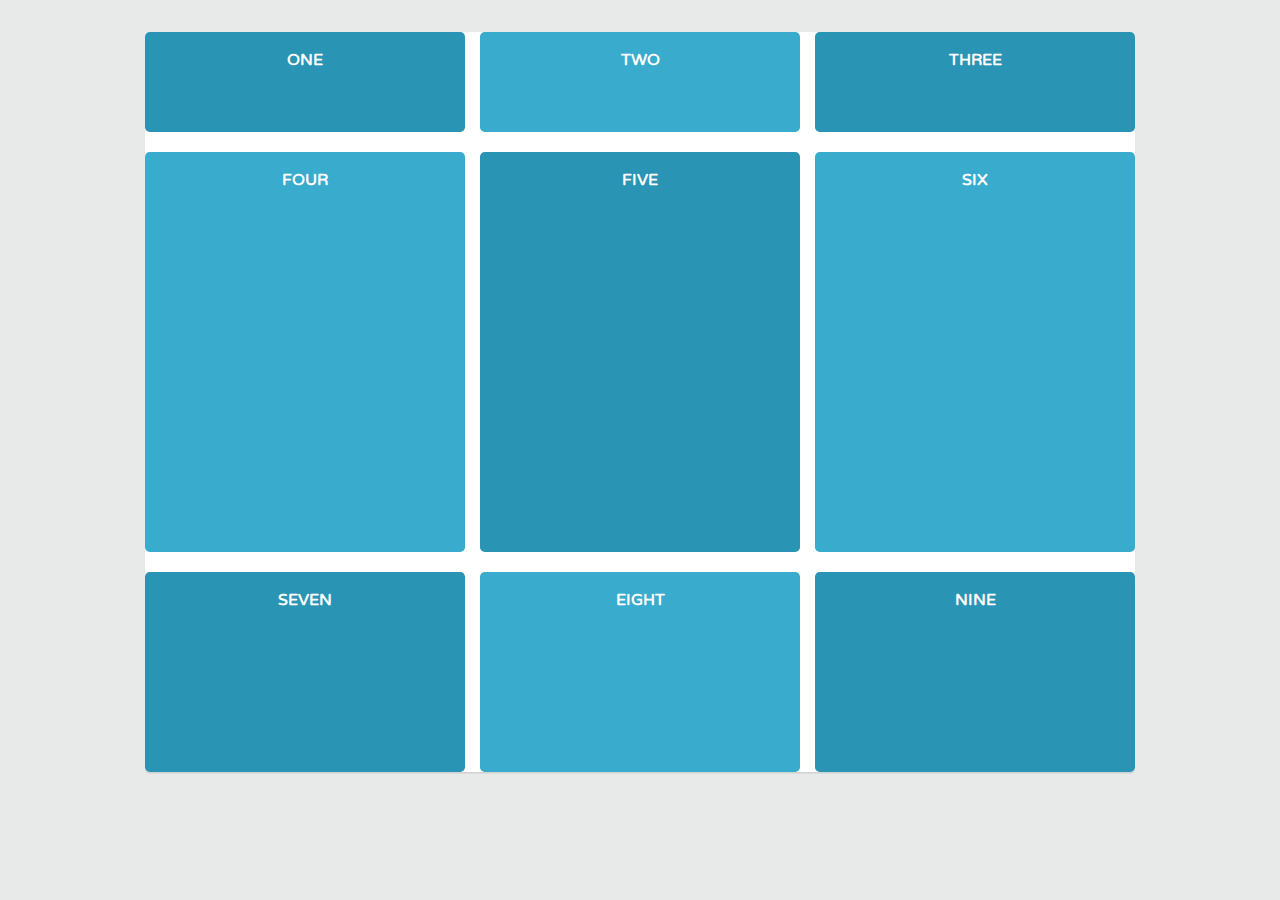
<file: grid_rows_columns_gutters/index.html>
<!DOCTYPE html>
<html>
  <head>
    <meta name="viewport" content="width=device-width, initial-scale=1">
    <title>CSS Grid Layout</title>
	  <link href='https://fonts.googleapis.com/css?family=Varela+Round' rel='stylesheet' type='text/css'>
    <link href="css/page.css" rel="stylesheet">
    <link href="css/grid.css" rel="stylesheet">
  </head>
  <body>
    <div class="wrapper">    
      <div>one</div>   
      <div>two</div>
      <div>three</div>   
      <div>four</div>   
      <div>five</div>  
      <div>six</div>  
      <div>seven</div>   
      <div>eight</div>  
      <div>nine</div>        
    </div>
  </body>
</html>
</file>
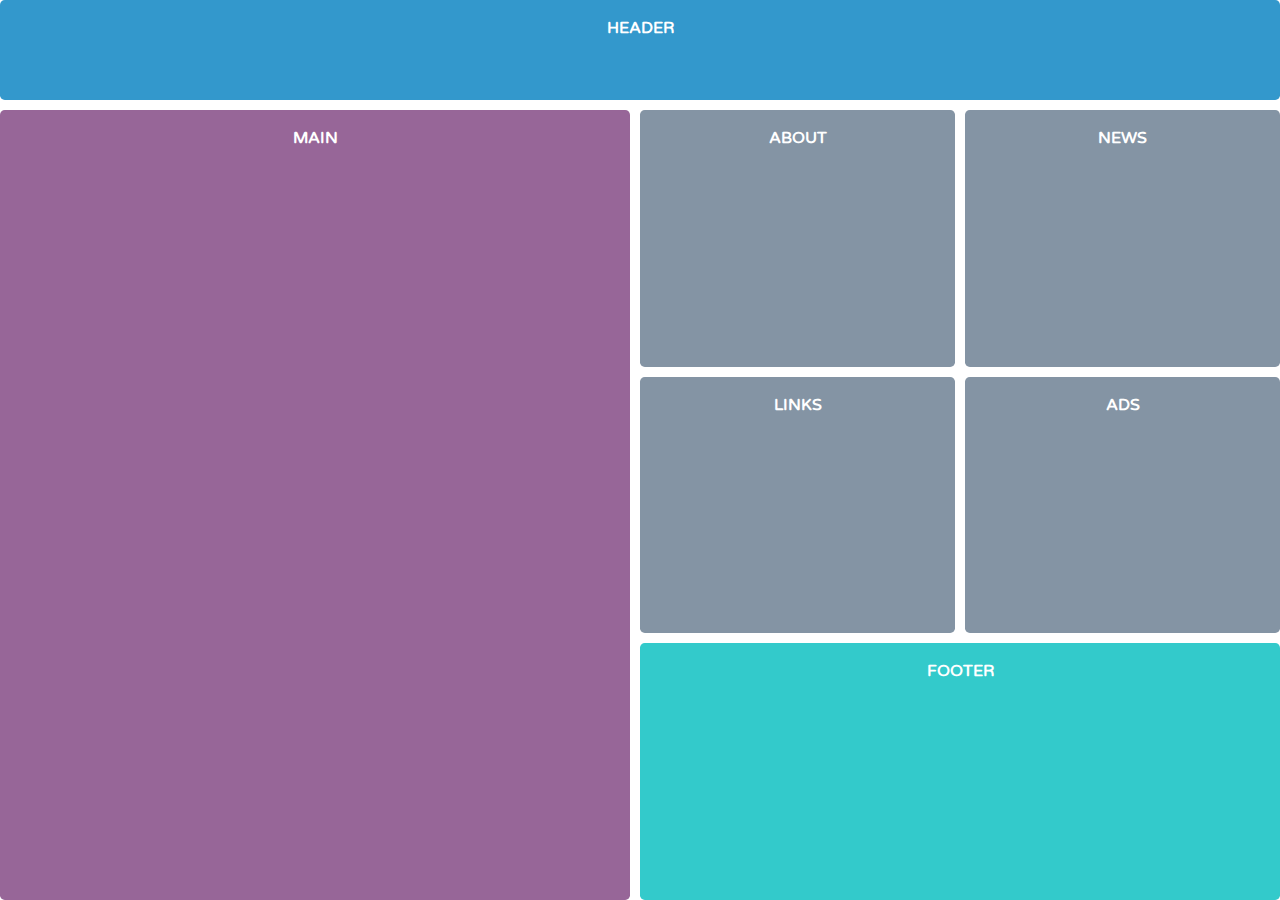
<file: grid_template_areas/index.html>
<!DOCTYPE html>
<html>
  <head>
    <meta name="viewport" content="width=device-width, initial-scale=1">
    <title>CSS Grid Layout</title>
	  <link href='https://fonts.googleapis.com/css?family=Varela+Round' rel='stylesheet' type='text/css'>
    <link href="css/page.css" rel="stylesheet">
    <link href="css/layout.css" rel="stylesheet">
  </head>
  <body>
    <div class="grid">    
      <header>Header</header>   
      <main>Main</main>   
      <div class="about">About</div>   
      <div class="news">News</div>  
      <div class="links">Links</div>  
      <div class="ads">Ads</div> 
      <footer>Footer</footer>   
    </div>
  </body>
</html>
</file>
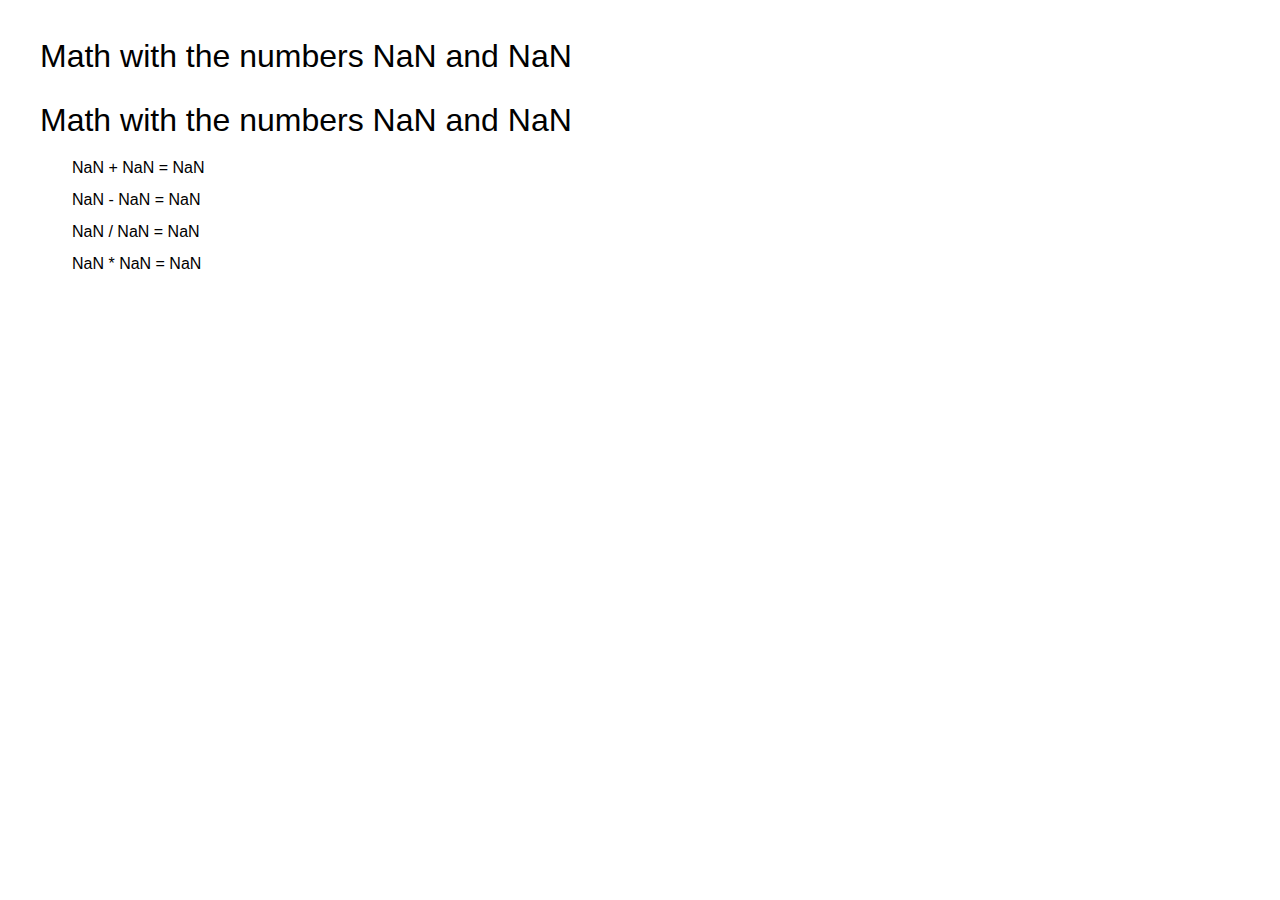
<file: javascript_math_methods/index.html>
<!DOCTYPE html>
<html lang="en">
<head>
  <meta charset="UTF-8">
  <title>Practice JavaScript Math</title>
  <link href="css/styles.css" rel="stylesheet">
  <script src="js/math2.js"></script>
</head>
<body>
  
</body>
</html>
</file>
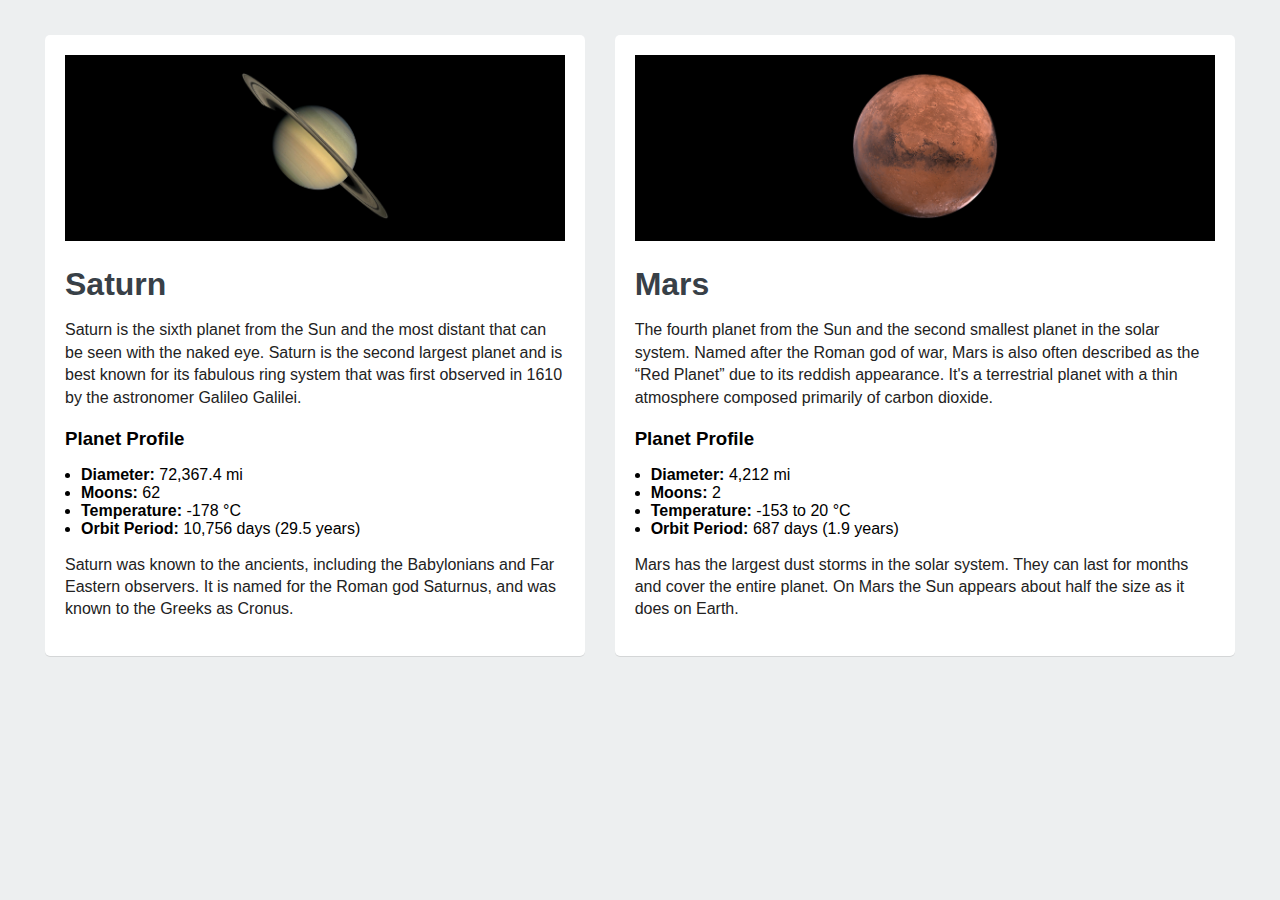
<file: template_literals/index.html>
<!DOCTYPE html>
<html lang="en">
<head>
  <meta charset="utf-8">
  <link rel="stylesheet" href="css/main.css">
  <title>Template Literals</title>
 </head>
<body>
  <div class="container"></div>
  <script src="js/scripts.js"></script>
</body>
</html>
</file>
<file: grid_rows_columns_gutters/css/page.css>
/* ===================================== 
   Page Styles
======================================== */

* {
	box-sizing: border-box;
}
body {
  font-size: 1rem;
  line-height: 1.5;
	font-family: 'Varela Round', sans-serif;
  font-weight: bold;
  text-align: center;
  margin: 0;
	background: #e8e9e9;
}
.wrapper {
  background: #fff;
  border-radius: 0.285em;
  box-shadow: 0 0.1em 0 0 rgba(0,0,0,0.1);
  margin: 2em auto;
}
.wrapper div {
  color: #fff;
  font-weight: bold;
  text-transform: uppercase;
  padding: 1em 0;
  background-color: #39abcd;
  border-radius: 0.3em;
}
.wrapper div:nth-child(odd) {
  background-color: #2a94b4;
}
</file>
<file: grid_rows_columns_gutters/css/grid.css>
/* ===================================================================== 
   Practice CSS Grid Layout
======================================================================== */

/* Target the grid container */
.wrapper {  
  max-width: 990px;
  
  /* Turn on the grid */

display: grid;

  /* Declare 3 row tracks: 100px 400px 200px */
grid-template-rows: 100px 400px 200px;
  
  /* Declare 3 column tracks, each 320px wide */
grid-template-columns: repeat(3, 320px);

  /* Apply a 20px gutter to rows and a 15px gutter to columns */  
grid-gap: 20px 15px;
  
}
</file>
<file: grid_template_areas/css/page.css>
/* ===================================== 
   Page Styles
======================================== */

* {
	box-sizing: border-box;
}
body {
  font-size: 1rem;
  line-height: 1.5;
	font-family: 'Varela Round', sans-serif;
  font-weight: bold;
  text-align: center;
  margin: 0;
}
.grid > * {
  color: #fff;
  font-weight: bold;
  text-transform: uppercase;
  padding: 1em;
  border-radius: 0.3em;
}
header {
  background-color: #3398cc;
}
main {
  background-color: #976698;
}
.grid div {
  background-color: #8494a4;
}
footer {
  background-color: #33cacb;
}
</file>
<file: grid_template_areas/css/layout.css>
/* ===================================================================== 
   Practice CSS Grid Layout
======================================================================== */

/* 
  Target each grid item. 
  Give each selector a grid area name.
*/
header {
  grid-area: header;
}
main {
  grid-area: main;
}
.about {
  grid-area: about;
}
.news {
  grid-area: news;
}
.links {
  grid-area: links;
}
.ads {
  grid-area: ads;
}
footer {
  grid-area: footer;
}

.grid {
  height: 100vh;
  display: grid; 
  
  /* Set only the top row to 100px */
  grid-template-rows: 100px;
  
  /* 
    Declare 3 flexible column tracks
     - The first track should take up two fractions of the available space
     - The second and third tracks should take up one fraction of the space
  */
grid-template-columns: 2fr 1fr 1fr;
  
  /* Apply a 10px gutter between rows and columns */

grid-gap: 10px;
  /*  
    Place items on the grid using their grid area names
      - Use the image 'grid-template-areas.png' as a reference
  */
  grid-template-areas:
    "header header header"
    "main about news"
    "main links ads"
    "main footer footer";
}
</file>
<file: template_literals/css/main.css>
body {
  background: #edeff0;
  padding: 20px 30px;
  margin: 0;
  font-family: "Helvetica Neue", Helvetica, Arial, sans-serif;
  display: flex;
}

h2 {
  font-size: 2em;
  margin-bottom: 8px;
  color: #384047;
  line-height: 1.2;
  margin-top: 5px;
}

h3 {
  margin-bottom: 0;
}

ul {
  padding: 0 0 0 1em;
}

p {
  color: #222;
  font-size: 1em;
  margin-bottom: 15px;
  line-height: 1.4;
}

img {
  width: 150px;
}

.card {
  box-sizing: border-box;
  background: white;
  padding: 20px;
  border-radius: 5px;
  margin: 15px;
  box-shadow: 0 1px 0 0 rgba(0, 0, 0, 0.1);
}

.card div {
  text-align: center;
  padding: 1em;
  background-color: #000;
  margin-bottom: 1.5em;
}
</file>
<file: javascript_math_methods/css/styles.css>
/*! normalize.css v6.0.0 | MIT License | github.com/necolas/normalize.css */

/* Document
   ========================================================================== */

/**
 * 1. Correct the line height in all browsers.
 * 2. Prevent adjustments of font size after orientation changes in
 *    IE on Windows Phone and in iOS.
 */

html {
  line-height: 1.15; /* 1 */
  -ms-text-size-adjust: 100%; /* 2 */
  -webkit-text-size-adjust: 100%; /* 2 */
}

/* Sections
   ========================================================================== */

/**
 * Add the correct display in IE 9-.
 */

article,
aside,
footer,
header,
nav,
section {
  display: block;
}

/**
 * Correct the font size and margin on `h1` elements within `section` and
 * `article` contexts in Chrome, Firefox, and Safari.
 */

h1 {
  font-size: 2em;
  margin: 0.67em 0;
}

/* Grouping content
   ========================================================================== */

/**
 * Add the correct display in IE 9-.
 * 1. Add the correct display in IE.
 */

figcaption,
figure,
main { /* 1 */
  display: block;
}

/**
 * Add the correct margin in IE 8.
 */

figure {
  margin: 1em 40px;
}

/**
 * 1. Add the correct box sizing in Firefox.
 * 2. Show the overflow in Edge and IE.
 */

hr {
  box-sizing: content-box; /* 1 */
  height: 0; /* 1 */
  overflow: visible; /* 2 */
}

/**
 * 1. Correct the inheritance and scaling of font size in all browsers.
 * 2. Correct the odd `em` font sizing in all browsers.
 */

pre {
  font-family: monospace, monospace; /* 1 */
  font-size: 1em; /* 2 */
}

/* Text-level semantics
   ========================================================================== */

/**
 * 1. Remove the gray background on active links in IE 10.
 * 2. Remove gaps in links underline in iOS 8+ and Safari 8+.
 */

a {
  background-color: transparent; /* 1 */
  -webkit-text-decoration-skip: objects; /* 2 */
}

/**
 * 1. Remove the bottom border in Chrome 57- and Firefox 39-.
 * 2. Add the correct text decoration in Chrome, Edge, IE, Opera, and Safari.
 */

abbr[title] {
  border-bottom: none; /* 1 */
  text-decoration: underline; /* 2 */
  text-decoration: underline dotted; /* 2 */
}

/**
 * Prevent the duplicate application of `bolder` by the next rule in Safari 6.
 */

b,
strong {
  font-weight: inherit;
}

/**
 * Add the correct font weight in Chrome, Edge, and Safari.
 */

b,
strong {
  font-weight: bolder;
}

/**
 * 1. Correct the inheritance and scaling of font size in all browsers.
 * 2. Correct the odd `em` font sizing in all browsers.
 */

code,
kbd,
samp {
  font-family: monospace, monospace; /* 1 */
  font-size: 1em; /* 2 */
}

/**
 * Add the correct font style in Android 4.3-.
 */

dfn {
  font-style: italic;
}

/**
 * Add the correct background and color in IE 9-.
 */

mark {
  background-color: #ff0;
  color: #000;
}

/**
 * Add the correct font size in all browsers.
 */

small {
  font-size: 80%;
}

/**
 * Prevent `sub` and `sup` elements from affecting the line height in
 * all browsers.
 */

sub,
sup {
  font-size: 75%;
  line-height: 0;
  position: relative;
  vertical-align: baseline;
}

sub {
  bottom: -0.25em;
}

sup {
  top: -0.5em;
}

/* Embedded content
   ========================================================================== */

/**
 * Add the correct display in IE 9-.
 */

audio,
video {
  display: inline-block;
}

/**
 * Add the correct display in iOS 4-7.
 */

audio:not([controls]) {
  display: none;
  height: 0;
}

/**
 * Remove the border on images inside links in IE 10-.
 */

img {
  border-style: none;
}

/**
 * Hide the overflow in IE.
 */

svg:not(:root) {
  overflow: hidden;
}

/* Forms
   ========================================================================== */

/**
 * Remove the margin in Firefox and Safari.
 */

button,
input,
optgroup,
select,
textarea {
  margin: 0;
}

/**
 * Show the overflow in IE.
 * 1. Show the overflow in Edge.
 */

button,
input { /* 1 */
  overflow: visible;
}

/**
 * Remove the inheritance of text transform in Edge, Firefox, and IE.
 * 1. Remove the inheritance of text transform in Firefox.
 */

button,
select { /* 1 */
  text-transform: none;
}

/**
 * 1. Prevent a WebKit bug where (2) destroys native `audio` and `video`
 *    controls in Android 4.
 * 2. Correct the inability to style clickable types in iOS and Safari.
 */

button,
html [type="button"], /* 1 */
[type="reset"],
[type="submit"] {
  -webkit-appearance: button; /* 2 */
}

/**
 * Remove the inner border and padding in Firefox.
 */

button::-moz-focus-inner,
[type="button"]::-moz-focus-inner,
[type="reset"]::-moz-focus-inner,
[type="submit"]::-moz-focus-inner {
  border-style: none;
  padding: 0;
}

/**
 * Restore the focus styles unset by the previous rule.
 */

button:-moz-focusring,
[type="button"]:-moz-focusring,
[type="reset"]:-moz-focusring,
[type="submit"]:-moz-focusring {
  outline: 1px dotted ButtonText;
}

/**
 * 1. Correct the text wrapping in Edge and IE.
 * 2. Correct the color inheritance from `fieldset` elements in IE.
 * 3. Remove the padding so developers are not caught out when they zero out
 *    `fieldset` elements in all browsers.
 */

legend {
  box-sizing: border-box; /* 1 */
  color: inherit; /* 2 */
  display: table; /* 1 */
  max-width: 100%; /* 1 */
  padding: 0; /* 3 */
  white-space: normal; /* 1 */
}

/**
 * 1. Add the correct display in IE 9-.
 * 2. Add the correct vertical alignment in Chrome, Firefox, and Opera.
 */

progress {
  display: inline-block; /* 1 */
  vertical-align: baseline; /* 2 */
}

/**
 * Remove the default vertical scrollbar in IE.
 */

textarea {
  overflow: auto;
}

/**
 * 1. Add the correct box sizing in IE 10-.
 * 2. Remove the padding in IE 10-.
 */

[type="checkbox"],
[type="radio"] {
  box-sizing: border-box; /* 1 */
  padding: 0; /* 2 */
}

/**
 * Correct the cursor style of increment and decrement buttons in Chrome.
 */

[type="number"]::-webkit-inner-spin-button,
[type="number"]::-webkit-outer-spin-button {
  height: auto;
}

/**
 * 1. Correct the odd appearance in Chrome and Safari.
 * 2. Correct the outline style in Safari.
 */

[type="search"] {
  -webkit-appearance: textfield; /* 1 */
  outline-offset: -2px; /* 2 */
}

/**
 * Remove the inner padding and cancel buttons in Chrome and Safari on macOS.
 */

[type="search"]::-webkit-search-cancel-button,
[type="search"]::-webkit-search-decoration {
  -webkit-appearance: none;
}

/**
 * 1. Correct the inability to style clickable types in iOS and Safari.
 * 2. Change font properties to `inherit` in Safari.
 */

::-webkit-file-upload-button {
  -webkit-appearance: button; /* 1 */
  font: inherit; /* 2 */
}

/* Interactive
   ========================================================================== */

/*
 * Add the correct display in IE 9-.
 * 1. Add the correct display in Edge, IE, and Firefox.
 */

details, /* 1 */
menu {
  display: block;
}

/*
 * Add the correct display in all browsers.
 */

summary {
  display: list-item;
}

/* Scripting
   ========================================================================== */

/**
 * Add the correct display in IE 9-.
 */

canvas {
  display: inline-block;
}

/**
 * Add the correct display in IE.
 */

template {
  display: none;
}

/* Hidden
   ========================================================================== */

/**
 * Add the correct display in IE 10-.
 */

[hidden] {
  display: none;
}

body {
  font-family:Tahoma, "Trebuchet MS", Arial;
  padding: 1rem 2rem 2rem 4rem;
  line-height: 2;
}

h1 {
 font-weight: normal;
  margin: 0;
 margin-left: -2rem;
}
</file>
